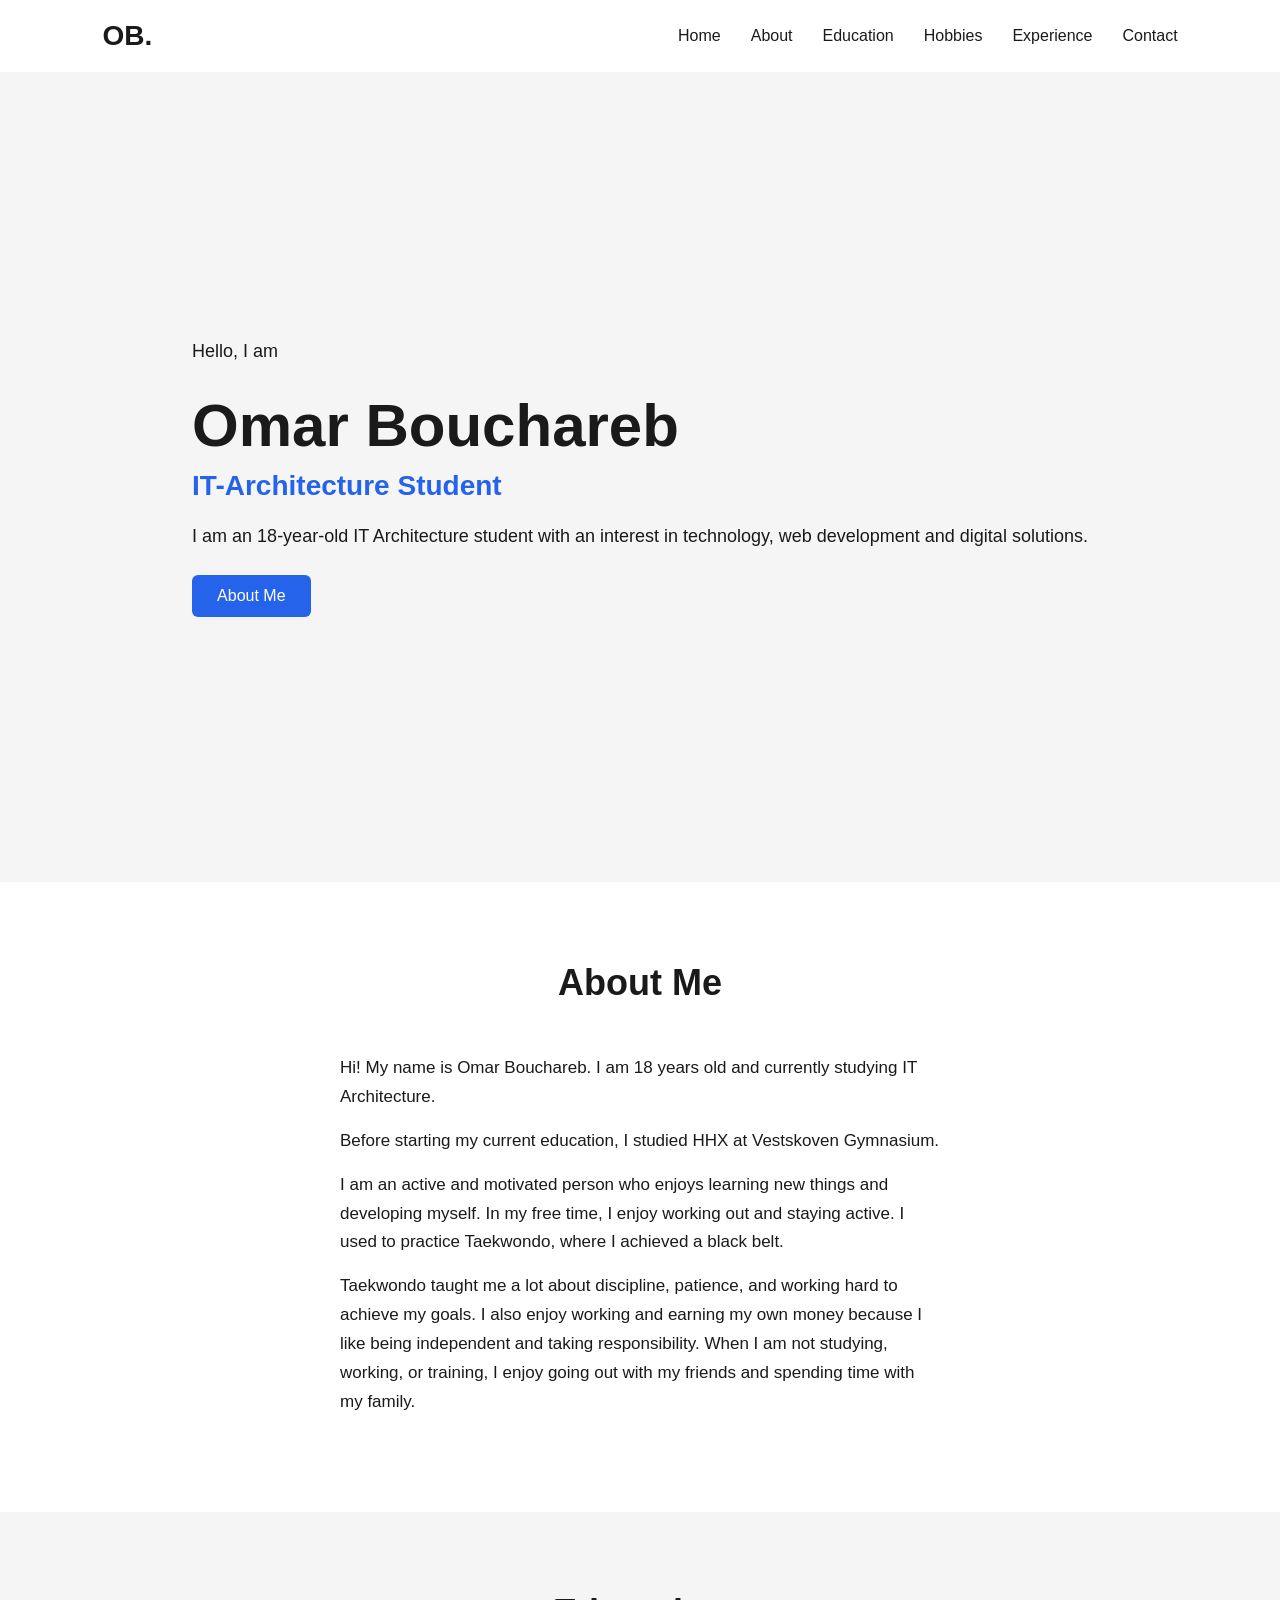
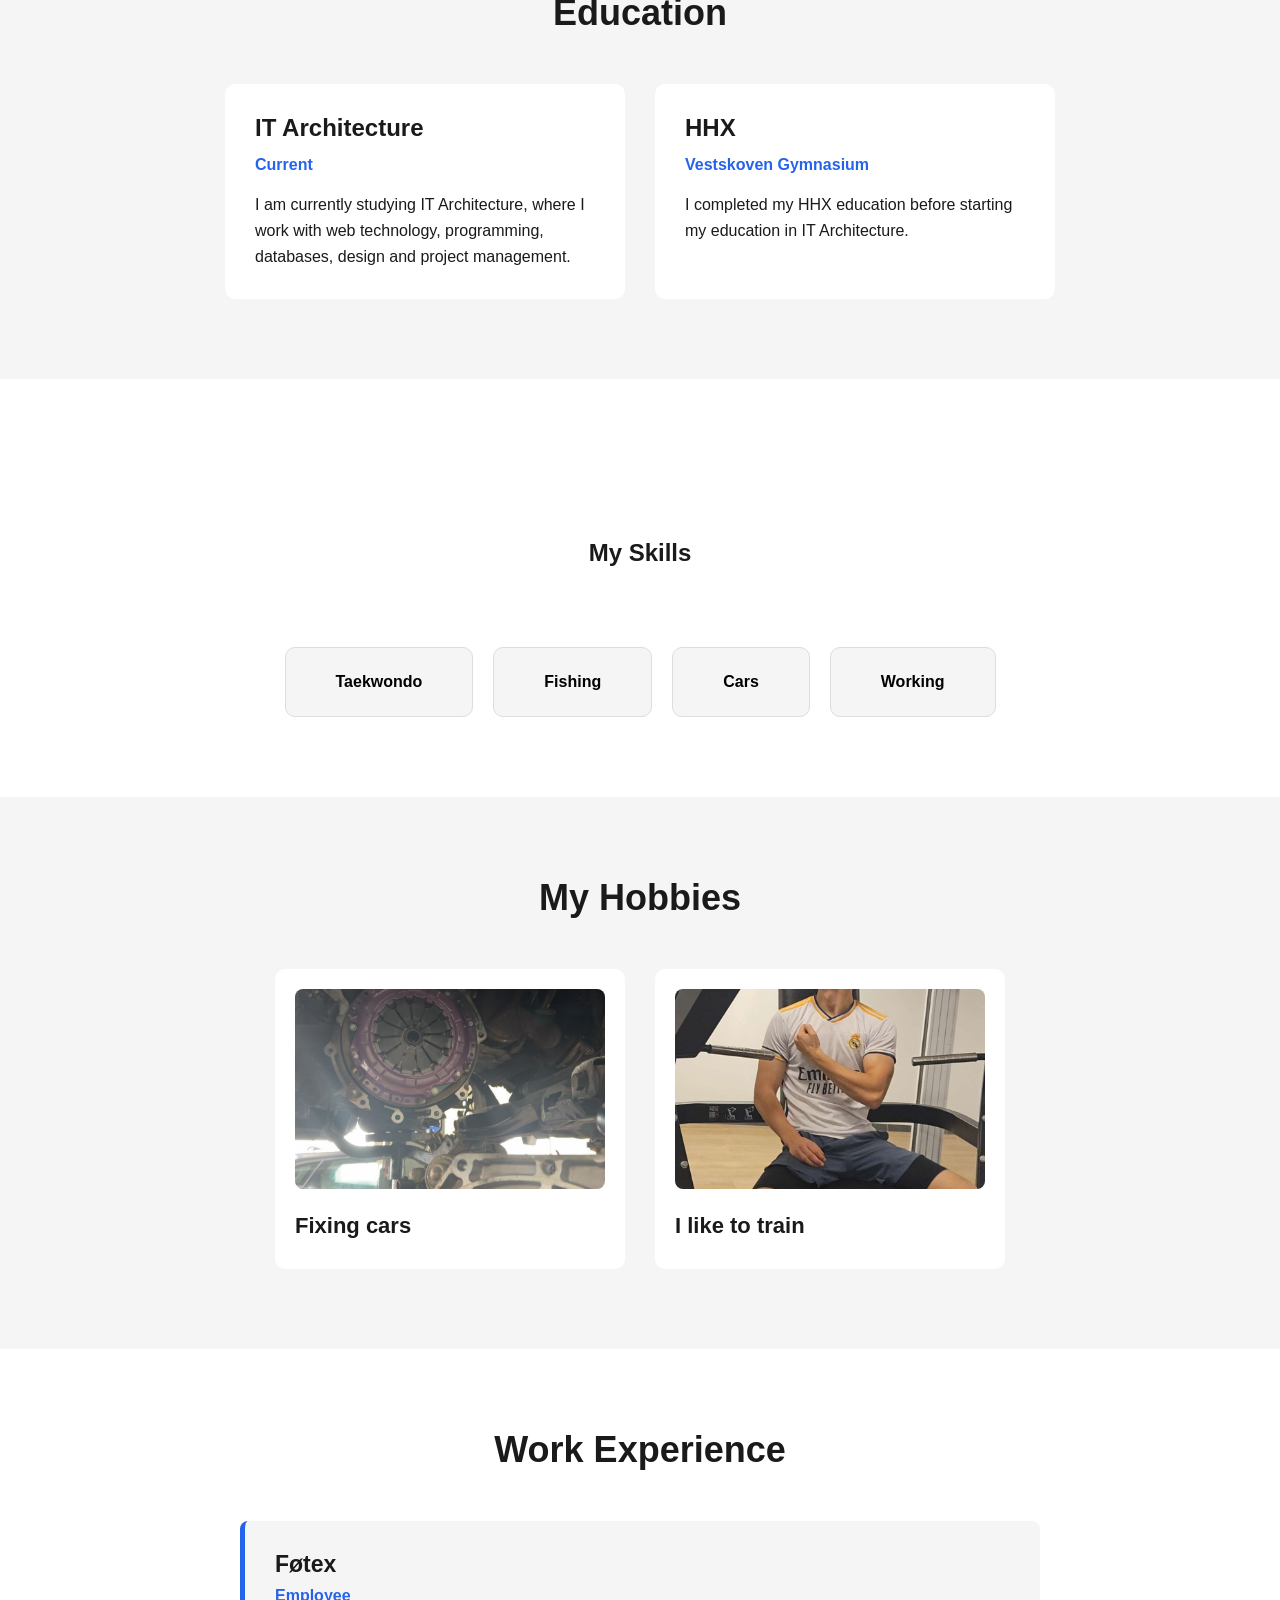
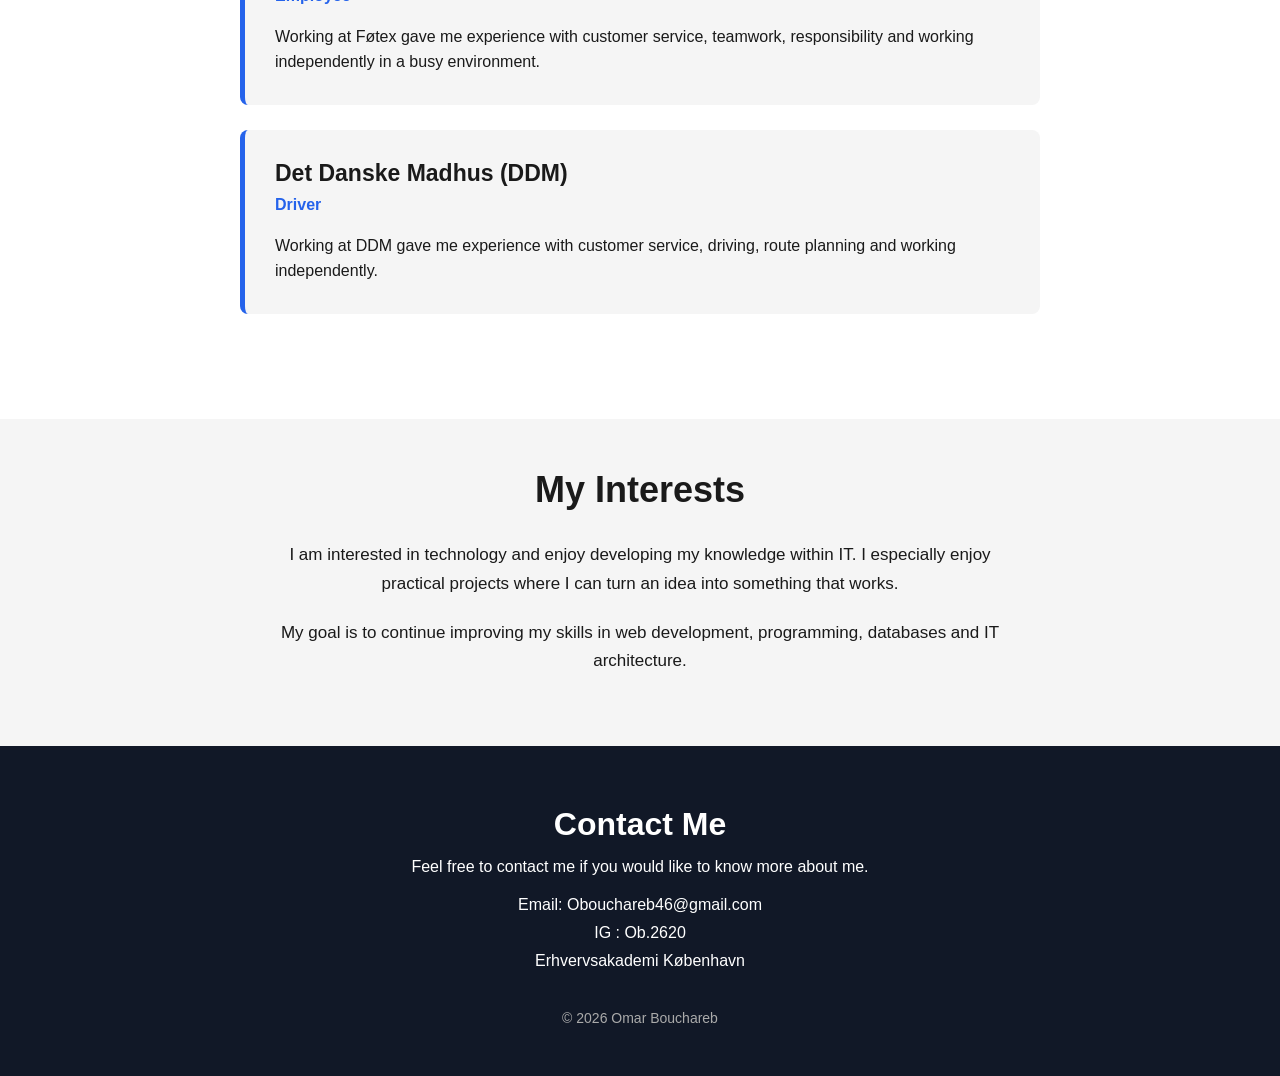
<file: index.html>
<!doctype html>
<html lang="en">
<head>
    <meta charset="UTF-8">
    <meta name="viewport" content="width=device-width, initial-scale=1.0">
    <link rel="stylesheet" type="text/css" href="main.css" />
    <title>OB- Portfolio</title>

</head>
<body>

<header>
    <a href="#home" class="logo"> OB.</a>

    <nav>
        <ul>
            <li><a href="#home">Home</a></li>
            <li><a href="#about">About</a></li>
            <li><a href="#education">Education</a></li>
            <li><a href="#hobbies">Hobbies</a></li>
            <li><a href="#experience">Experience</a></li>
            <li><a href="#contact">Contact</a></li>
        </ul>
    </nav>
</header>
<main>
    <section id="home" class="hero">
        <div class="hero-content">
            <p>Hello, I am</p>
            <h1>Omar Bouchareb</h1>
            <h2>IT-Architecture Student</h2>
            <p>I am an 18-year-old IT Architecture student with an interest in technology,
                web development and digital solutions.</p>
            <a href="#about" class="button">About Me</a>
        </div>
    </section>

    <section id="about" class="about">
        <h2>About Me</h2>

        <div class="about-container">

            <div class="about-text">
                <p>Hi! My name is Omar Bouchareb. I am 18 years old
                    and currently studying IT Architecture.</p>
                <p> Before starting my current education, I studied HHX at Vestskoven Gymnasium.</p>
                <p>I am an active and motivated person who enjoys learning new things and developing myself.
                    In my free time, I enjoy working out and staying active. I used to practice Taekwondo,
                    where I achieved a black belt.
                <p>Taekwondo taught me a lot about discipline, patience, and working hard to achieve my goals.
                    I also enjoy working and earning my own money because I like being independent and taking responsibility.
                    When I am not studying, working, or training,
                    I enjoy going out with my friends and spending time with my family.</p>
                </p>


            </div>
        </div>
    </section>

    <section id="education" class="education">
        <h2>Education</h2>
        <div class="education-list">
            <article class="education-card">
                <h3>IT Architecture</h3>
                <p class="education-status">Current</p>
                <p> I am currently studying IT Architecture, where I work with web technology,
                    programming, databases, design and project management.</p>
            </article>

            <article class="education-card">
                <h3>HHX</h3>
                <p class="education-school">Vestskoven Gymnasium</p>
                <p> I completed my HHX education before starting my education in IT Architecture.</p>
            </article>
        </div>
    </section>

    <section id="skills" class="skills">
        <h2>My Skills</h2>
        <ul class="skills-list">
            <li><a href="taekwondo.html">Taekwondo</a></li>
            <li><a href="fishing.html">Fishing</a></li>
            <li><a href="car.html">Cars</a></li>
            <li><a href="working.html">Working</a></li>
        </ul>
    </section>

    <section id="hobbies" class="hobbies">
        <h2>My Hobbies</h2>
        <div class="hobby-container">
            <article class="hobby-card">
                <img src="IMG_9441.PNG">
                <h3>Fixing cars</h3>

            </article>
            <article class="hobby-card">
                <img src="IMG_9444.JPG">
                <h3>I like to train</h3>
            </article>
        </div>
    </section>

    <section id="experience" class="experience">
        <h2>Work Experience</h2>
        <div class="experience-card">
            <h3>Føtex</h3>
            <p class="job-title">Employee</p>
            <p> Working at Føtex gave me experience with customer service, teamwork, responsibility and working
                independently in a busy environment.</p>
        </div>
        <div class="experience-card">
            <h3>Det Danske Madhus (DDM)</h3>
            <p class="job-title">Driver</p>
            <p>Working at DDM gave me experience with customer service, driving,
                route planning and working independently.</p>
        </div>
    </section>

    <section id="interests" class="interests">
        <h2>My Interests</h2>
        <p> I am interested in technology and enjoy developing my knowledge within IT.
            I especially enjoy practical projects where I can turn an idea into something that works.</p>
        <p>My goal is to continue improving my skills in web development, programming,
            databases and IT architecture.</p>

    </section>
</main>

<footer id="contact">
    <h2>Contact Me</h2>
    <p>Feel free to contact me if you would like to know more about me.</p>
    <ul>
        <li>Email: Obouchareb46@gmail.com</li>
        <li>IG : Ob.2620</li>
        <li>Erhvervsakademi København</li>
    </ul>
    <p class="copyright">
        © 2026 Omar Bouchareb
    </p>
</footer>




</body>
</html>
</file>
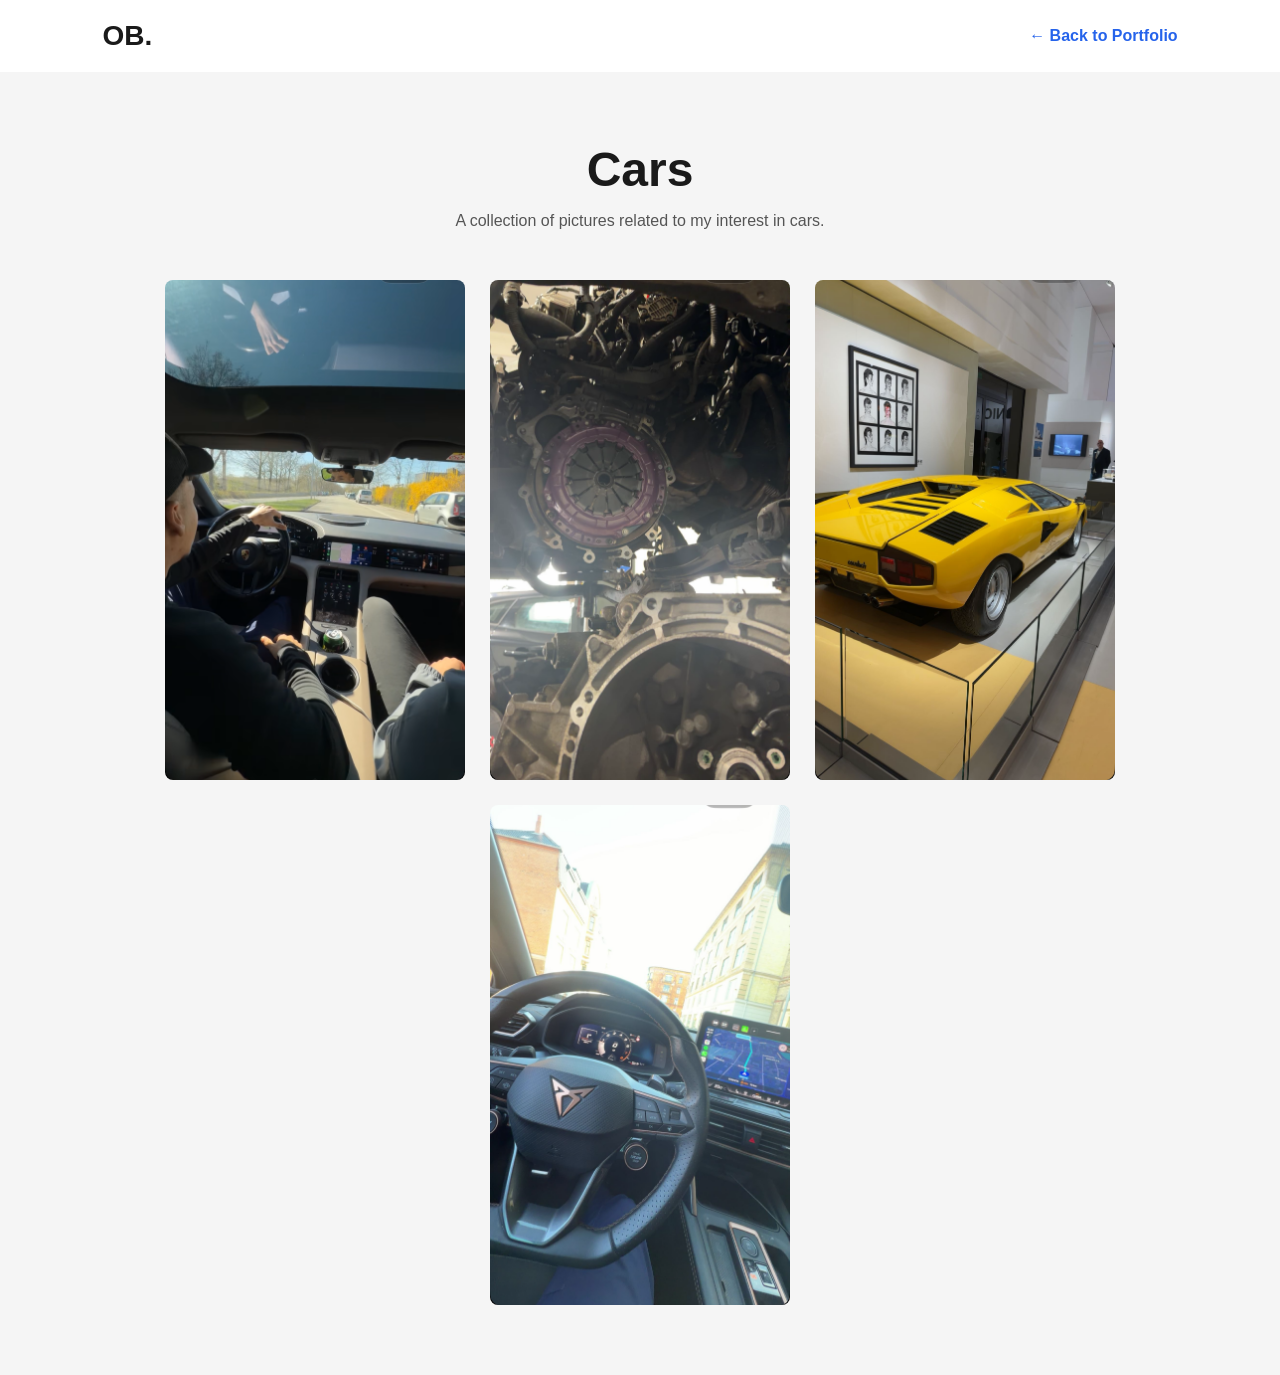
<file: car.html>
<!doctype html>
<html lang="en">

<head>
    <meta charset="UTF-8">
    <meta name="viewport" content="width=device-width, initial-scale=1">
    <link rel="stylesheet" href="main.css">
    <title>Driving - Omar Bouchareb</title>
</head>

<body>

<header class="gallery-header">
    <a href="index.html" class="logo">OB.</a>
    <a href="index.html#skills" class="back-button">← Back to Portfolio</a>
</header>

<main>
    <section class="gallery-page">

        <h1>Cars</h1>

        <p>A collection of pictures related to my interest in cars.</p>

        <div class="gallery-images">
            <img src="IMG_9442.PNG">
            <img src="IMG_9441.PNG">
            <img src="IMG_9448.PNG">
            <img src="IMG_9447.PNG">
        </div>

    </section>
</main>

</body>
</html>
</file>
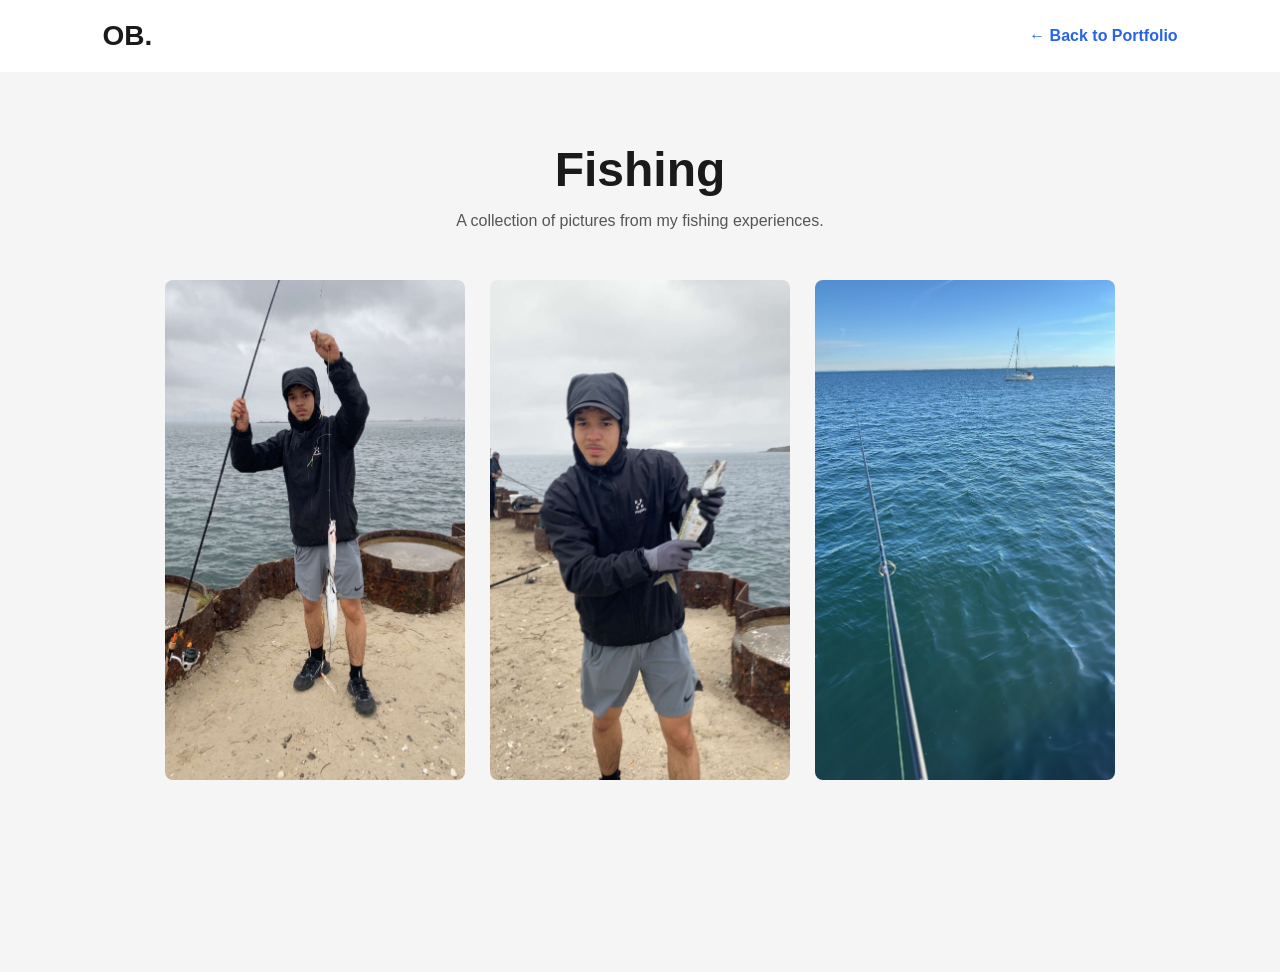
<file: fishing.html>
<!doctype html>
<html lang="en">

<head>
    <meta charset="UTF-8">
    <meta name="viewport" content="width=device-width, initial-scale=1">
    <link rel="stylesheet" href="main.css">
    <title>Fishing - Omar Bouchareb</title>
</head>

<body>

<header class="gallery-header">
    <a href="index.html" class="logo">OB.</a>
    <a href="index.html#skills" class="back-button">← Back to Portfolio</a>
</header>

<main>
    <section class="gallery-page">

        <h1>Fishing</h1>

        <p>A collection of pictures from my fishing experiences.</p>

        <div class="gallery-images">
            <img src="IMG_9430.PNG" alt="Fishing">
            <img src="IMG_9431.PNG" alt="Fishing trip">
            <img src="IMG_9432.PNG" alt="Fishing experience">
        </div>

    </section>
</main>

</body>
</html>
</file>
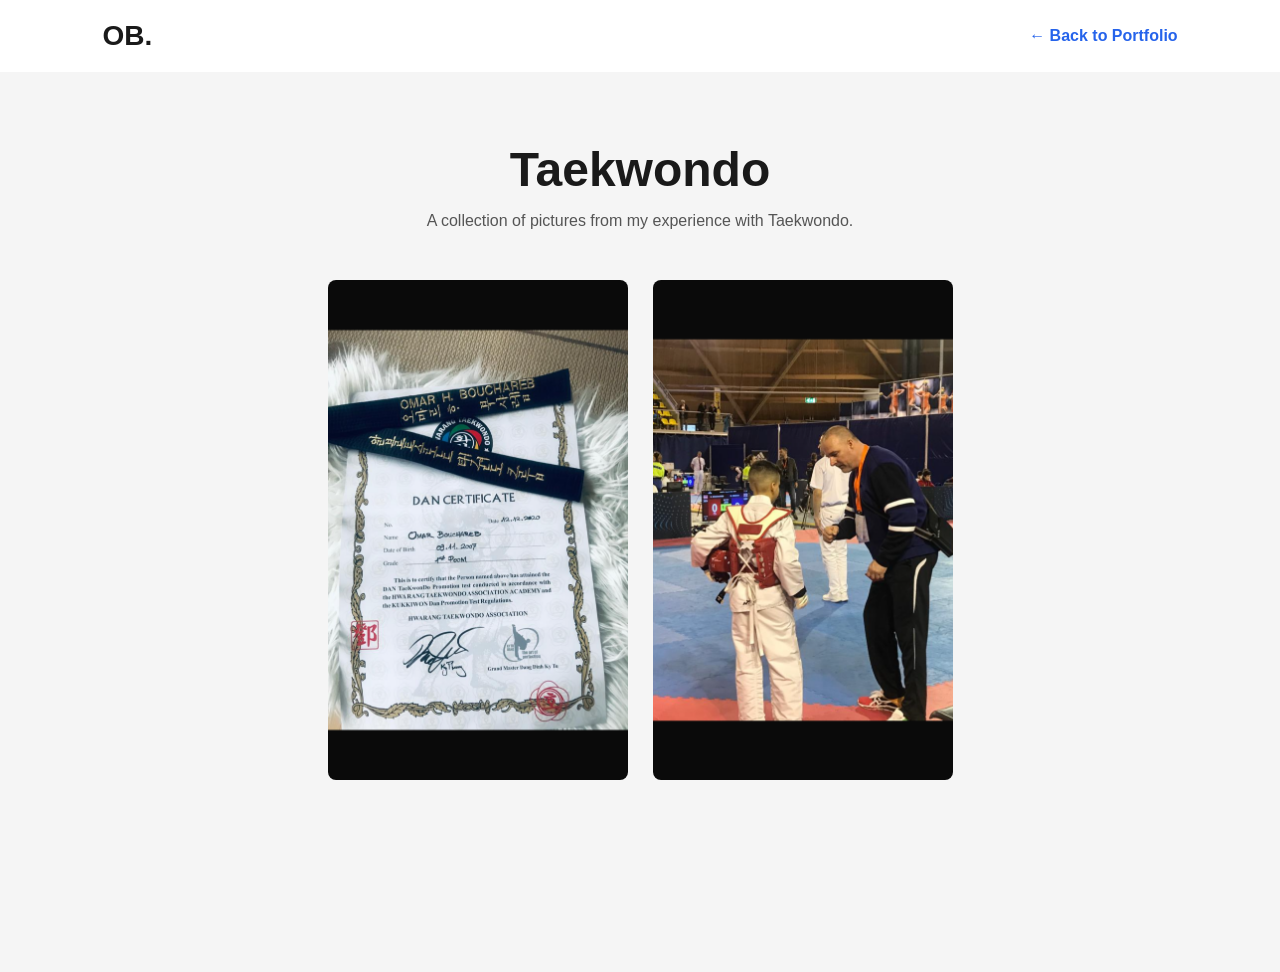
<file: taekwondo.html>
<!doctype html>
<html lang="en">

<head>
    <meta charset="UTF-8">
    <meta name="viewport" content="width=device-width, initial-scale=1">
    <link rel="stylesheet" href="main.css">
    <title>Taekwondo - Omar Bouchareb</title>
</head>

<body>

<header class="gallery-header">
    <a href="index.html" class="logo">OB.</a>

    <a href="index.html#skills" class="back-button">
        ← Back to Portfolio
    </a>
</header>
<main>
    <section class="gallery-page">
        <h1>Taekwondo</h1>
        <p>A collection of pictures from my experience with Taekwondo.</p>
        <div class="gallery-images">
            <img src="IMG_9433.PNG">
            <img src="IMG_9435.PNG">

        </div>

    </section>

</main>

</body>
</html>
</file>
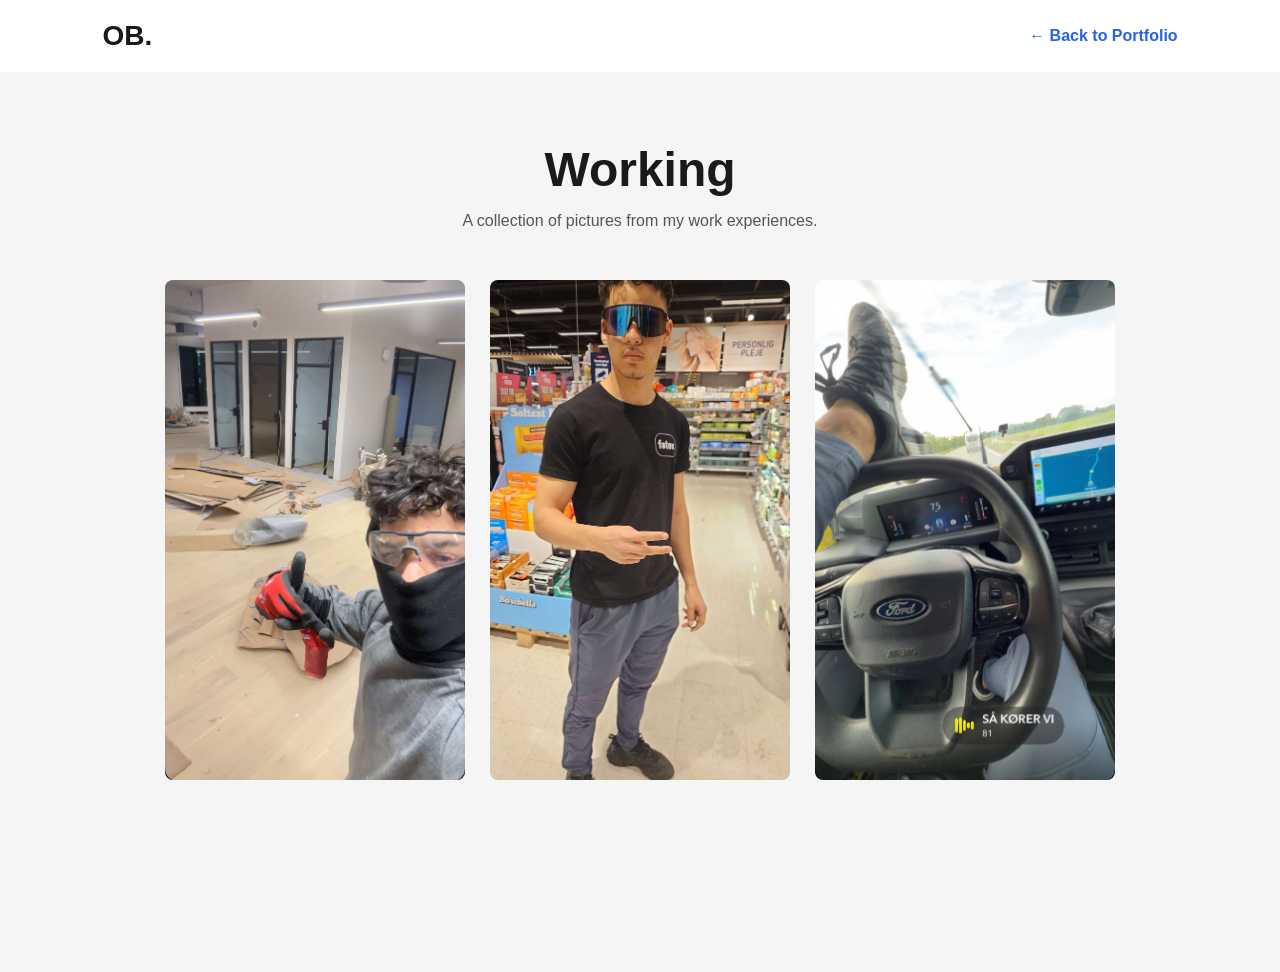
<file: working.html>
<!doctype html>
<html lang="en">

<head>
    <meta charset="UTF-8">
    <meta name="viewport" content="width=device-width, initial-scale=1">
    <link rel="stylesheet" href="main.css">
    <title>Working - Omar Bouchareb</title>
</head>

<body>

<header class="gallery-header">
    <a href="index.html" class="logo">OB.</a>
    <a href="index.html#skills" class="back-button">← Back to Portfolio</a>
</header>

<main>
    <section class="gallery-page">

        <h1>Working</h1>

        <p>A collection of pictures from my work experiences.</p>

        <div class="gallery-images">
            <img src="IMG_9443.PNG">
            <img src="IMG_9445.JPG">
            <img src="IMG_9440.PNG">
        </div>

    </section>
</main>

</body>
</html>
</file>
<file: main.css>
*{
    margin: 0;
    padding: 0;
    box-sizing: border-box;
}

body{
    font-family: Arial, sans-serif;
    background-color: #f5f5f5;
    color: #1a1a1a;
}

header{
    display: flex;
    justify-content: space-between;
    align-items: center;
    padding: 20px 8%;
    background-color: white;
}
.logo{
    font-size: 28px;
    font-weight: bold;
    color: #1a1a1a;
    text-decoration: none;
}
nav ul{
    display: flex;
    gap: 30px;
    list-style: none;
}
nav a{
    text-decoration: none;
    color: #1a1a1a;
    font-size: 16px;
}
nav a:hover{
    color: #2563eb;
}
.hero{
    min-height: 90vh;
    display: flex;
    justify-content: center;
    align-items: center;
    padding: 40px 8%;
}
.hero-content h1{
    font-size: 60px;
    margin-bottom: 10px;
}
.hero-content h2{
    font-size: 28px;
    color: #2563eb;
    margin-bottom: 20px;
}
.hero-content p{
    font-size: 18px;
    line-height: 1.6;
    margin-bottom: 25px;
}
.button{
    display: inline-block;
    background-color: #2563eb;
    color: white;
    padding: 12px 25px;
    border-radius: 6px;
    text-decoration: none;
}
.about{
    padding: 80px 8%;
    background-color: white;
}
.about h2{
    text-align: center;
    font-size: 36px;
    margin-bottom: 50px;
}
.about-container{
    display: flex;
    align-items: center;
    justify-content: center;
    gap: 50px;
}
.profile-image{
    width: 300px;
    height: 300px;
    object-fit: cover;
    border-radius: 10px;
}

.about-text{
    max-width: 600px;
}
.about-text p{
    font-size: 17px;
    line-height: 1.7;
    margin-bottom: 15px;
}
.education{
    padding: 80px 8%;
    background-color: #f5f5f5;
}
.education h2{
    text-align: center;
    font-size: 36px;
    margin-bottom: 50px;
}
.education-list{
    display: flex;
    justify-content: center;
    gap: 30px;
}
.education-card{
    background-color: white;
    padding: 30px;
    border-radius: 10px;
    width: 400px;
}
.education-card h3{
    font-size: 24px;
    margin-bottom: 10px;
}
.education-card p{
    line-height: 1.6;
}
.education-status{
    color: #2563eb;
    font-weight: bold;
    margin-bottom: 15px;
}
.education-school{
    color: #2563eb;
    font-weight: bold;
    margin-bottom: 15px;
}
.skills{
    padding: 80px 8%;
    background-color: white;
}
.skills h2{
    padding: 80px 8%;
    background-color: white;
    text-align: center;
}
.skills-list{
    display: flex;
    justify-content: center;
    flex-wrap: wrap;
    gap: 20px;
    list-style: none;
}
.skills-list li{
    background-color: #f5f5f5;
    padding: 15px 30px;
    border: 1px solid #dddddd;
    border-radius: 10px;
    font-weight: bold;
    transition: 0.3s;
}
.skills-list li:hover{
    border-color: #2563eb;
    color: #2563eb;
}
.skills-list a{
    display: flex;
    padding: 10px 20px;
    color: black;
    text-decoration: none;
    font-size: 16px;
    font-weight: bold;
}

.hobbies{
    padding: 80px 8%;
    background-color: #f5f5f5;
}
.hobbies h2{
    text-align: center;
    font-size: 36px;
    margin-bottom: 50px;
}

.hobby-container{
    display: flex;
    justify-content: center;
    gap: 30px;
}
.hobby-card{
    background-color: white;
    width: 350px;
    padding: 20px;
    border-radius: 10px;
}
.hobby-card img{
    width: 100%;
    height: 200px;
    object-fit: cover;
    border-radius: 8px;
    margin-bottom: 20px;
}
.hobby-card h3{
    font-size: 22px;
    margin-bottom: 10px;
}
.hobby-card p{
    line-height: 1.6;
    margin-bottom: 15px;
}
.hobby-tools{
    color: #2563eb;
    font-weight: bold;
}
.hobby-link{
    text-decoration: none;
    color: #2563eb;
    font-weight: bold;
}
.hobby-link hover{
    text-decoration: underline;
}
.experience{
    padding: 80px 8%;
    background-color: white;
}
.experience h2{
    text-align: center;
    font-size: 36px;
    margin-bottom: 50px;
}
.experience-card{
    max-width: 800px;
    margin: 0 auto 25px auto;
    background-color: whitesmoke;
    padding: 30px;
    border-left: 5px solid #2563eb;
    border-radius: 8px;
}
.experience-card h3{
    font-size: 23px;
    margin-bottom: 5px;
}
.job-title{
    color: #2563eb;
    font-weight: bold;
    margin-bottom: 15px;
}
.experience-card p{
    line-height: 1.6;
}
.interests{
    padding: 50px 8%;
    background-color: whitesmoke;
    text-align: center;
}
.interests h2{
    font-size: 36px;
    margin-bottom: 30px;
}
.interests p{
    max-width: 750px;
    margin: 0 auto 20px auto;
    font-size: 17px;
    line-height: 1.7;
}
footer{
    background-color:  #111827;
    color: white;
    padding: 60px 8% 30px 8%;
    text-align: center;
}
footer h2{
    font-size: 32px;
    margin-bottom: 15px;
}
footer p{
    margin-bottom: 20px;
}
footer ul{
    list-style: none;
    margin-bottom: 40px;
}
footer li{
    margin-bottom: 10px;
}
.copyright{
    font-size: 14px;
    color: #aaaaaa;
}

.gallery-header{
    display: flex;
    justify-content: space-between;
    align-items: center;
    padding: 20px 8%;
    background-color: white;
}

.back-button{
    color: #2563eb;
    text-decoration: none;
    font-weight: bold;
}

.back-button hover{
    text-decoration: underline;
}

.gallery-page{
    padding: 70px 8%;
    min-height: 100vh;
}

.gallery-page h1{
    text-align: center;
    font-size: 48px;
    margin-bottom: 15px;
}

.gallery-page p{
    text-align: center;
    color: #555555;
    margin-bottom: 50px;
}

.gallery-images{
    display: flex;
    justify-content: center;
    flex-wrap: wrap;
    gap: 25px;
}

.gallery-images img{
    width: 300px;
    height: 500px;
    object-fit: cover;
    border-radius: 8px;
}
</file>
